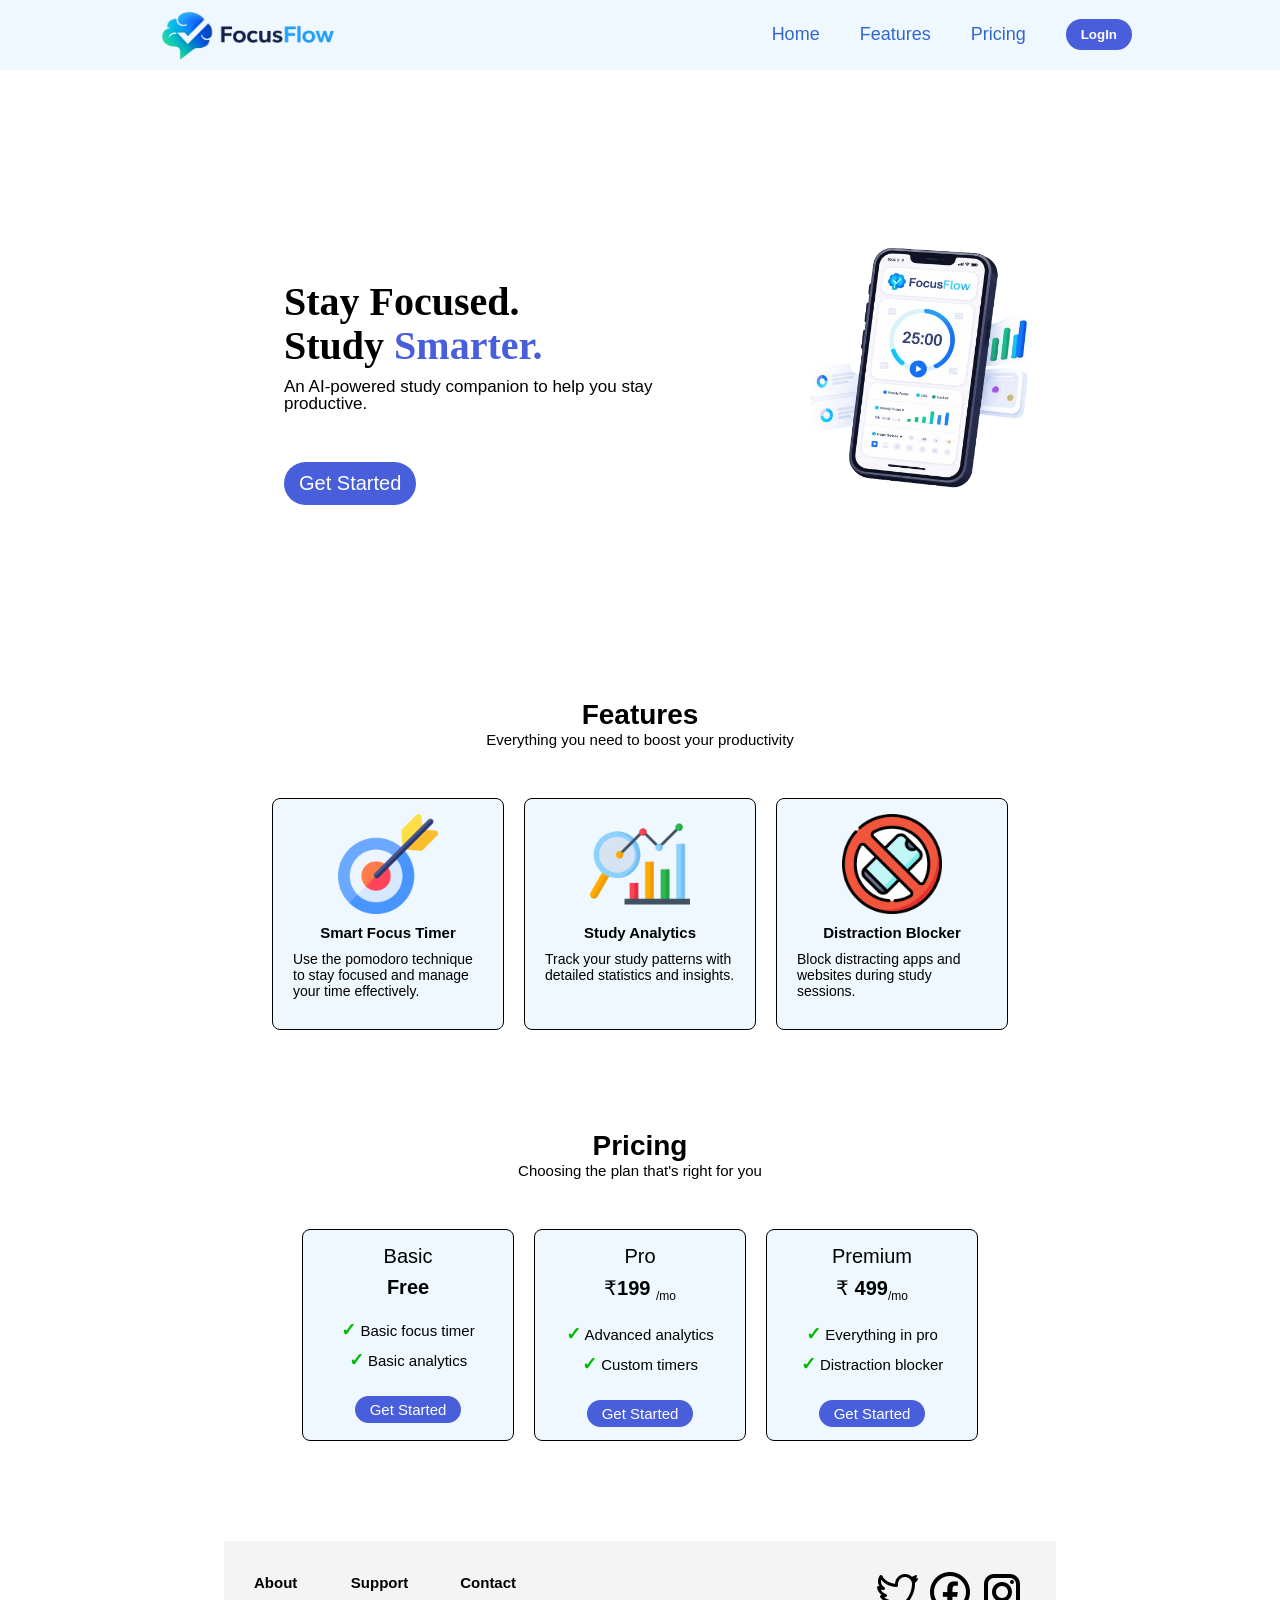
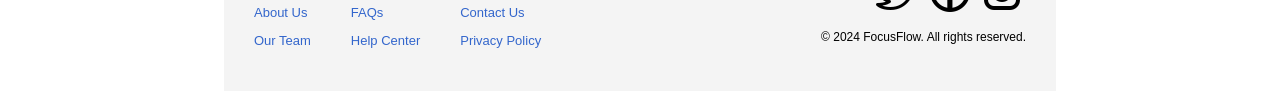
<file: CSS/project1/index.html>
<!doctype html>
<html lang="en">
  <head>
    <meta charset="UTF-8" />
    <meta name="viewport" content="width=device-width, initial-scale=1.0" />
    <title>CSS project</title>
    <link rel="stylesheet" href="./style.css" />
  </head>
  <body>
    <div id="main">
      <div id="home">
        <div class="head-container">
          <header class="header">
            <div class="head">
              <img
                class="logo"
                src="./assets/CSS_Project_Logo-final.png"
                alt="FocusFlow Logo"
              />
              <nav class="nav">
                <ul class="navbar">
                  <li class="navlinks"><a href="#home">Home</a></li>
                  <li class="navlinks"><a href="#features">Features</a></li>
                  <li class="navlinks"><a href="#pricing">Pricing</a></li>
                  <button class="button">LogIn</button>
                </ul>
              </nav>
            </div>
          </header>
        </div>
        <main class="hero">
          <div class="hero-page">
            <div class="herobox">
              <span class="hero-heading"> Stay Focused. </span>
              <br />
              <span class="hero-heading"> Study </span>
              <span class="hero-heading blue"> Smarter. </span>
              <p class="hero-desc">
                An AI-powered study companion to help you stay productive.
              </p>
              <div class="button-holder">
                <button class="btn">Get Started</button>
              </div>
            </div>
            <div class="bg-img">
              <img
                src="./assets/ChatGPT_Image_Mar_26__2026__03_53_04_PM-removebg-preview.png"
                alt="an image showing the app interface"
                class="hero-img"
              />
            </div>
          </div>
        </main>
      </div>
      <div id="features">
        <header class="ft-header">
          <span class="ft-heading"> Features </span>
          <span class="ft-desc"
            >Everything you need to boost your productivity</span
          >
        </header>
        <main>
          <div class="ft-page">
            <div class="ft-card">
              <img
                src="./assets/target.png"
                alt="Focus Goal Icon"
                class="ft-card-logo"
              />
              <span class="ft-card-heading"> Smart Focus Timer </span>
              <p class="ft-card-desc">
                Use the pomodoro technique to stay focused and manage your time
                effectively.
              </p>
            </div>
            <div class="ft-card">
              <img
                src="./assets/analytics.png"
                alt="Analytics Icon"
                class="ft-card-logo"
              />
              <span class="ft-card-heading"> Study Analytics </span>
              <p class="ft-card-desc">
                Track your study patterns with detailed statistics and insights.
              </p>
            </div>
            <div class="ft-card">
              <img
                src="./assets/avoid-distraction.png"
                alt="Block distraction logo"
                class="ft-card-logo"
              />
              <span class="ft-card-heading"> Distraction Blocker </span>
              <p class="ft-card-desc">
                Block distracting apps and websites during study sessions.
              </p>
            </div>
          </div>
        </main>
      </div>

      <div id="pricing">
        <header class="pr-header">
          <span class="pr-heading"> Pricing </span>
          <span class="pr-desc">Choosing the plan that's right for you</span>
        </header>
        <main>
          <div class="pr-page">
            <div class="pr-card">
              <span class="pr-card-heading"> Basic </span>
              <span class="pr-rate">Free</span>
              <p class="pr-card-desc">
                <span class="green">✓</span> Basic focus timer
              </p>
              <p class="pr-card-desc pr-card-desc-span">
                <span class="green">✓</span> Basic analytics
              </p>
              <button class="pr-btn">Get Started</button>
            </div>
            <div class="pr-card">
              <span class="pr-card-heading"> Pro </span>
              <span class="pr-rate"
                ><span class="rp-sym">₹</span>199
                <sub class="pr-sub">/mo</sub></span
              >
              <p class="pr-card-desc">
                <span class="green">✓</span> Advanced analytics
              </p>
              <p class="pr-card-desc pr-card-desc-span">
                <span class="green">✓</span> Custom timers
              </p>
              <button class="pr-btn">Get Started</button>
            </div>
            <div class="pr-card">
              <span class="pr-card-heading"> Premium </span>
              <span class="pr-rate">
                <span class="rp-sym">₹</span>
                499<sub class="pr-sub">/mo</sub></span
              >
              <p class="pr-card-desc">
                <span class="green">✓</span> Everything in pro
              </p>
              <p class="pr-card-desc pr-card-desc-span">
                <span class="green">✓</span> Distraction blocker
              </p>
              <button class="pr-btn">Get Started</button>
            </div>
          </div>
        </main>
      </div>
      <footer class="footer">
        <div class="foot-nav">
          <ul class="foot-ul">
            <li class="foot-links foot-links-hd">About</li>
            <li class="foot-links"><a href="#">About Us</a></li>
            <li class="foot-links"><a href="#">Our Team</a></li>
          </ul>
          <ul class="foot-ul">
            <li class="foot-links foot-links-hd">Support</li>
            <li class="foot-links"><a href="#">FAQs</a></li>
            <li class="foot-links"><a href="#">Help Center</a></li>
          </ul>
          <ul class="foot-ul">
            <li class="foot-links foot-links-hd">Contact</li>
            <li class="foot-links"><a href="#">Contact Us</a></li>
            <li class="foot-links"><a href="#">Privacy Policy</a></li>
          </ul>
        </div>
        <div class="foot-soc-handles">
          <div class="foot-logos">
            <button class="foot-btn">
              <img
                src="./assets/icons8-twitter-bird-48.png"
                alt="twitter logo"
                class="foot-logo"
              />
            </button>
            <button class="foot-btn">
              <img
                src="./assets/icons8-facebook-logo-48.png"
                alt="facebook logo"
                class="foot-logo"
              />
            </button>
            <button class="foot-btn">
              <img
                src="./assets/icons8-instagram-logo-48.png"
                alt="instagram logo"
                class="foot-logo"
              />
            </button>
          </div>

          <div class="foot-cc">
            <p class="foot-cc-desc">© 2024 FocusFlow. All rights reserved.</p>
          </div>
        </div>
      </footer>
    </div>
  </body>
</html>
</file>
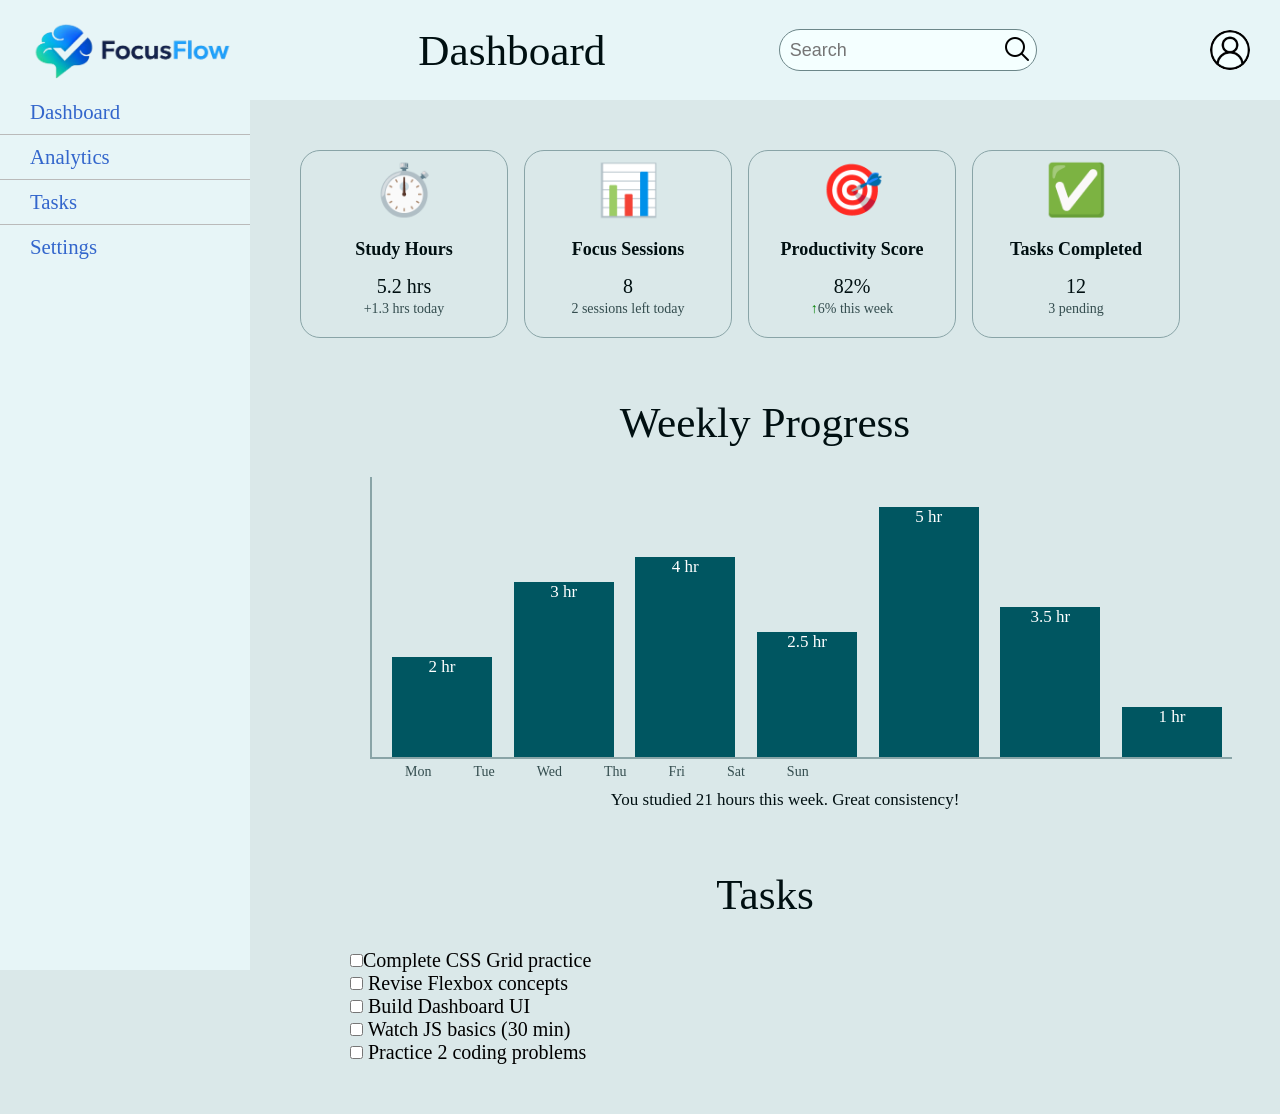
<file: CSS/project2/index.html>
<!doctype html>
<html lang="en">
  <head>
    <meta charset="UTF-8" />
    <meta name="viewport" content="width=device-width, initial-scale=1.0" />
    <title>Dashboard</title>
    <link rel="stylesheet" href="./style.css" />
  </head>
  <body>
    <header class="header">
      <img
        class="menu-logo"
        src="./assets/CSS_Project_Logo-final.png"
        alt="FocusFlow Logo"
      />
      <span class="heading">Dashboard</span>
      <span class="search">
        <input type="text" placeholder="Search" class="search-bar" />
        <button class="search-btn" aria-label="search-button">
          <img
            src="./assets/icons8-search-30.png"
            alt="search logo"
            class="search-logo"
          />
        </button>
      </span>
      <button class="pfp-btn" aria-label="profile-button">
        <img src="./assets/user.png" alt="Profile  Logo" class="pf-logo" />
      </button>
    </header>
    <main class="hero" id="hero">
      <button class="menu-btn" aria-label="menu-button">☰</button>
      <div class="hero-page">
        <aside class="menu">
          <nav class="navbar">
            <ul class="menu-ul">
              <li class="menu-items">
                <a href="#hero" class="menu-link">Dashboard</a>
              </li>
              <li class="menu-items">
                <a href="#analytics" class="menu-link">Analytics</a>
              </li>
              <li class="menu-items">
                <a href="#tasks" class="menu-link">Tasks</a>
              </li>
              <li class="menu-items menu-items-sp">
                <a href="#settings" class="menu-link">Settings</a>
              </li>
            </ul>
          </nav>
        </aside>

        <div class="cards-container">
          <div class="cards">
            <span class="icon">⏱️</span>
            <span class="card-heading">Study Hours</span>
            <span class="card-val">5.2 hrs</span>
            <p class="card-desc">+1.3 hrs today</p>
          </div>
          <div class="cards">
            <span class="icon">📊</span>
            <span class="card-heading">Focus Sessions</span>
            <span class="card-val">8</span>
            <p class="card-desc">2 sessions left today</p>
          </div>
          <div class="cards">
            <span class="icon">🎯</span>
            <span class="card-heading">Productivity Score</span>
            <span class="card-val">82%</span>
            <p class="card-desc"><span class="green">↑</span>6% this week</p>
          </div>
          <div class="cards">
            <span class="icon">✅</span>
            <span class="card-heading">Tasks Completed</span>
            <span class="card-val">12</span>
            <p class="card-desc">3 pending</p>
          </div>
        </div>
      </div>
      <section id="analytics">
        <div class="progress-heading">Weekly Progress</div>
        <div class="progress">
          <div class="bar-graph mon">2 hr</div>
          <div class="bar-graph tue">3 hr</div>
          <div class="bar-graph wed">4 hr</div>
          <div class="bar-graph thu">2.5 hr</div>
          <div class="bar-graph fri">5 hr</div>
          <div class="bar-graph sat">3.5 hr</div>
          <div class="bar-graph sun">1 hr</div>
        </div>
        <div class="progress-desc">
          <span class="bar-desk">Mon</span>
          <span class="bar-desk">Tue</span>
          <span class="bar-desk">Wed</span>
          <span class="bar-desk">Thu</span>
          <span class="bar-desk">Fri</span>
          <span class="bar-desk">Sat</span>
          <span class="bar-desk">Sun</span>
        </div>
        <div class="progress-summary">
          You studied 21 hours this week. Great consistency!
        </div>
      </section>
      <section id="tasks">
        <div class="task-heading">Tasks</div>
        <div class="checklists">
          <ul class="tasks">
            <li class="checkboxes">
              <label><input type="checkbox" /></label>Complete CSS Grid practice
            </li>
            <li class="checkboxes">
              <label><input type="checkbox" /></label> Revise Flexbox concepts
            </li>
            <li class="checkboxes">
              <label><input type="checkbox" /></label> Build Dashboard UI
            </li>
            <li class="checkboxes">
              <label><input type="checkbox" /></label> Watch JS basics (30 min)
            </li>
            <li class="checkboxes">
              <label><input type="checkbox" /></label> Practice 2 coding
              problems
            </li>
          </ul>
        </div>
      </section>
    </main>

    <script>
      const menu_btn = document.querySelector(".menu-btn");
      const menu = document.querySelector(".menu");
      menu_btn.addEventListener("click", () => {
        menu.classList.toggle("active");
        menu_btn.classList.toggle("hidden");
        menu_btn.innerHTML = menu_btn.innerHTML == "☰" ? "✖" : "☰";
      });

      const body = document.querySelector("body");
      const pfp_btn = document.querySelector(".pfp-btn");
      pfp_btn.addEventListener("click", (e) => {
        body.classList.toggle("light");
      });
    </script>
  </body>
</html>
</file>
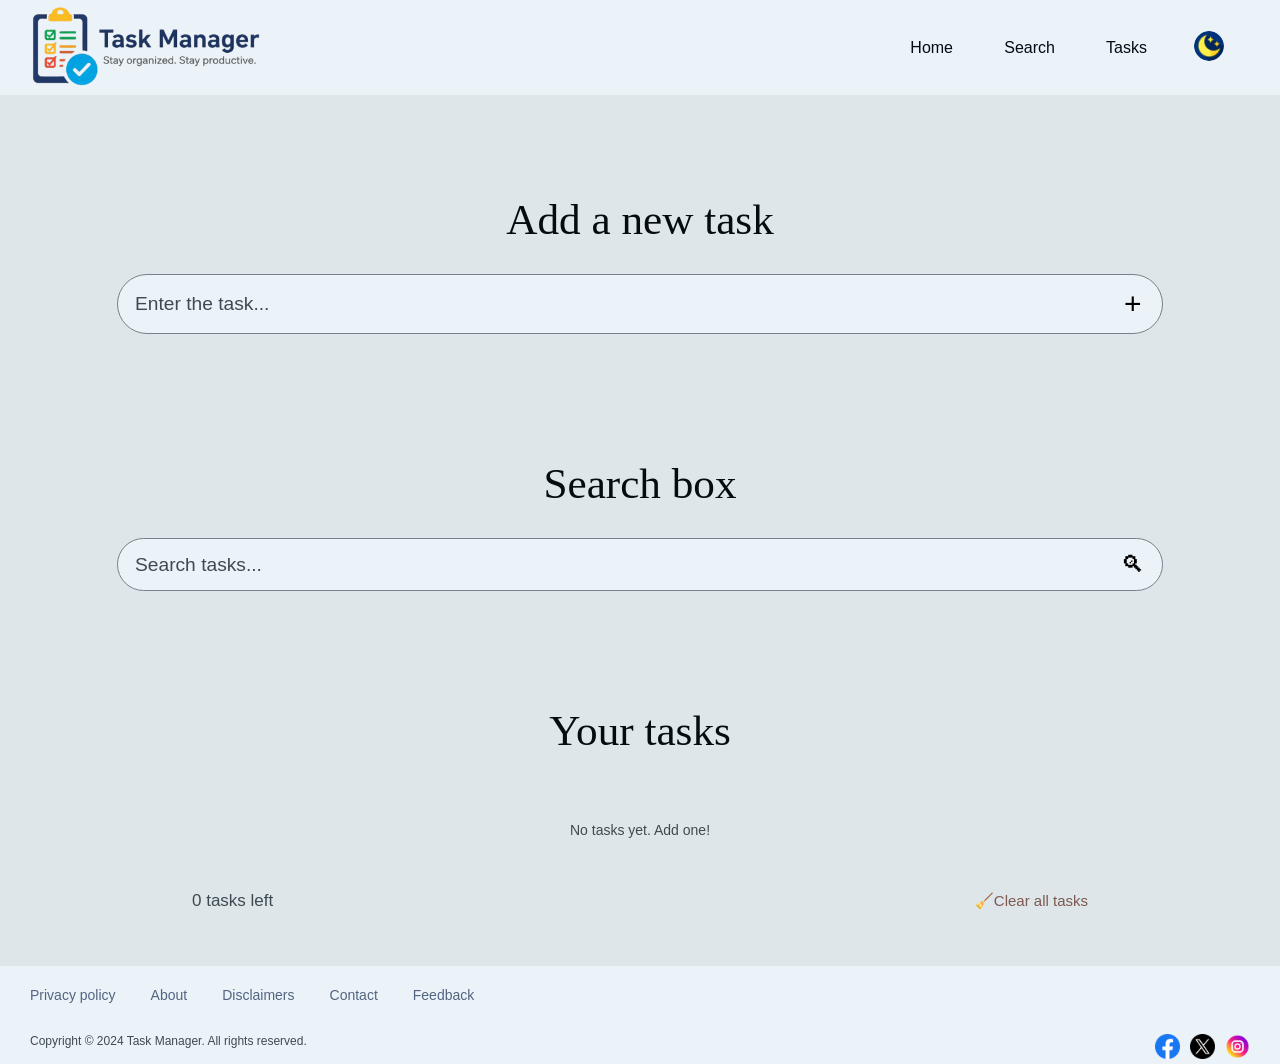
<file: JS/project 1/index.html>
<!doctype html>
<html lang="en">
  <head>
    <meta charset="UTF-8" />
    <meta name="viewport" content="width=device-width, initial-scale=1.0" />
    <title>Task Manager</title>
    <link rel="stylesheet" href="./style.css" />
  </head>
  <body id="Home">
    <header class="header">
      <img src="./assets/Logo.png" alt="logo" class="logo" />
      <div class="nav-container">
        <nav class="nav">
          <ul class="ul">
            <li class="nav-links"><a href="#Home">Home</a></li>
            <li class="nav-links"><a href="#Search">Search</a></li>
            <li class="nav-links"><a href="#Tasks">Tasks</a></li>
          </ul>
        </nav>
        <button class="drmd-btn">
          <img
            src="./assets/night-mode (1).png"
            alt="night-mode-icon"
            class="drmd-img"
          />
        </button>
      </div>
    </header>

    <main>
      <section class="add-section">
        <div class="heading">Add a new task</div>
        <span class="inputbox">
          <input type="text" class="addTsk" placeholder="Enter the task..." />
          <button class="add-btn">+</button>
        </span>
        <div class="recently-added-container"></div>
      </section>

      <section class="search-section" id="Search">
        <div class="heading">Search box</div>
        <span class="inputbox">
          <input
            type="text"
            class="addTsk searchTsk"
            placeholder="Search tasks..."
          />
          <button class="srch-btn">🔍︎</button>
        </span>
        <div class="searched"></div>
      </section>

      <section class="tasks" id="Tasks">
        <div class="heading">Your tasks</div>
        <ul class="task-list"></ul>
        <div class="task-foot">
          <span class="tasks-counter"></span>
          <span class="clearAll">
            <button class="clear-btn">
              <strong>🧹</strong>Clear all tasks
            </button>
          </span>
        </div>
      </section>
    </main>

    <footer class="footer">
      <ul class="foot-list">
        <li class="foot-links">
          <a href="https://www.privacypolicies.com">Privacy policy</a>
        </li>
        <li class="foot-links"><a href="https://www.aboutus.com">About</a></li>
        <li class="foot-links">
          <a href="https://www.disclaimers.com">Disclaimers</a>
        </li>
        <li class="foot-links">
          <a href="https://www.contactus.com">Contact</a>
        </li>
        <li class="foot-links">
          <a href="https://www.feedback.com">Feedback</a>
        </li>
      </ul>

      <div class="cc">
        <p class="foot-desc">
          Copyright &copy; 2024 Task Manager. All rights reserved.
        </p>
        <ul class="foot-ul">
          <li class="foot-li">
            <a href="https://facebook.com" target="_blank"
              ><img src="./assets/facebook.png" alt="Facebook"
            /></a>
          </li>
          <li class="foot-li">
            <a href="https://twitter.com" target="_blank">
              <img src="./assets/twitter.png" alt="Twitter"
            /></a>
          </li>
          <li class="foot-li">
            <a href="https://instagram.com" target="_blank">
              <img src="./assets/instagram.png" alt="Instagram"
            /></a>
          </li>
        </ul>
      </div>
    </footer>

    <script src="./script.JS"></script>
  </body>
</html>
</file>
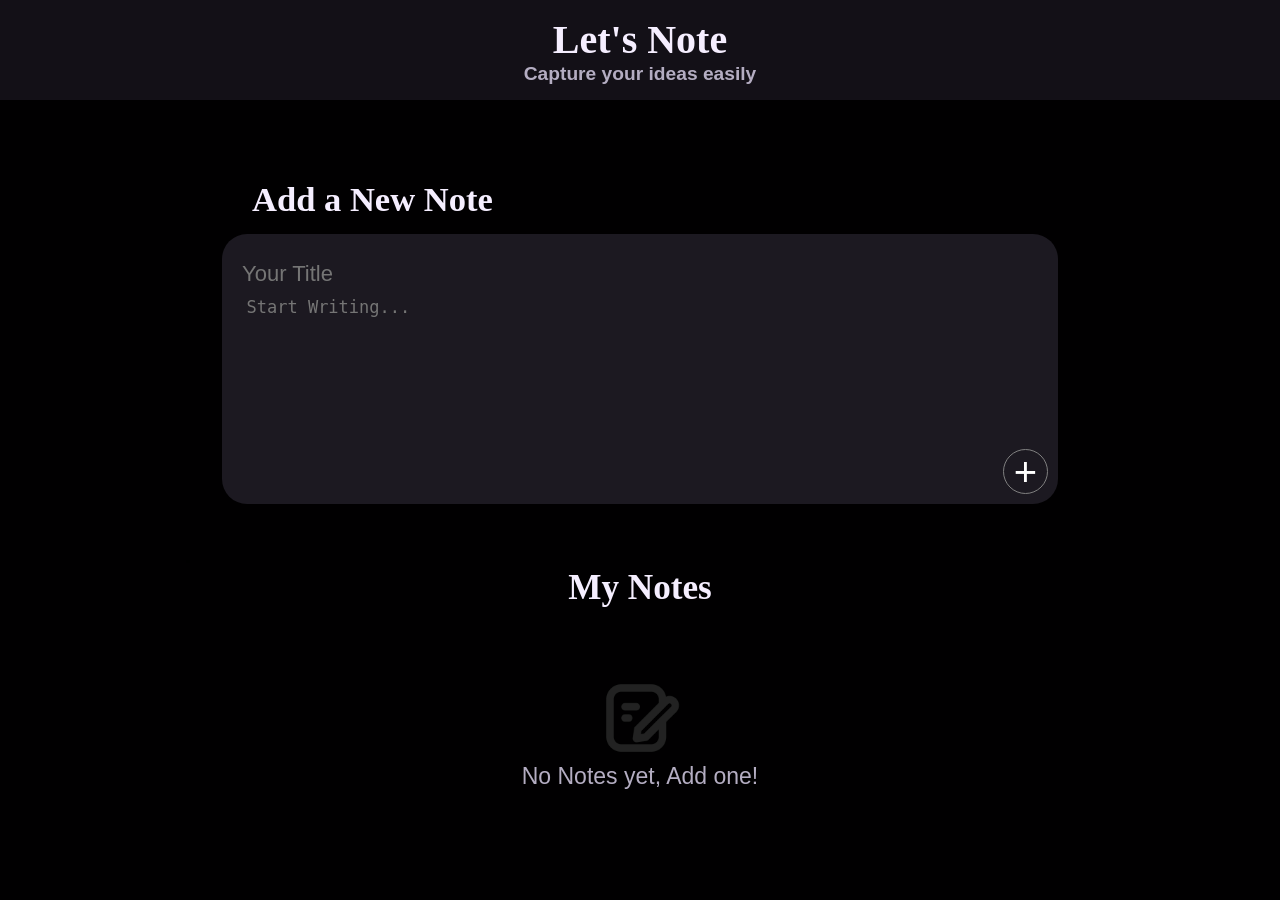
<file: JS/project 2/index.html>
<!doctype html>
<html lang="en">
  <head>
    <meta charset="UTF-8">
    <meta name="viewport" content="width=device-width, initial-scale=1.0" >
    <title>MyNotes</title>
    <link rel="stylesheet" href="./style.css" >
  </head>
  <body>
    <div class="main">
      <header class="header">
        <h1 class="heading">Let's Note</h1>
        <h4 class="subheading">Capture your ideas easily</h4>
      </header>
      <section class="addNote">
        <h2 class="addHeading">Add a New Note</h2>
        <div class="textboxCon">
          <input type="text" class="headingText" placeholder="Your Title">
          <textarea name="addNewNote" id="addNewNote" title="Write your Note" class="newNote" placeholder="Start Writing..."></textarea>
          <label for="addNewNote"></label>
          <button class="addBtn" title="add note" aria-label="add note">+</button>
        </div>
      </section>
      <section class="notesSection">̥
        <h2 class="notesConHeading">My Notes</h2>
        <div class="notesContainer"></div>
      </section>
    </div>
    <script src="./script.js"></script>
  </body>
</html>
</file>
<file: CSS/project1/style.css>
* {
  margin: 0;
  padding: 0;
}
html {
  scroll-behavior: smooth;
}
body {
  padding-top: 70px;
  margin: 0;
  width: 100%;
  transition: width 0.3s ease-in-out;
  font-family: sans-serif;
}
#main {
  padding: 0 20px;
}
.head-container {
  width: 100%;
  background-color: aliceblue;
  position: fixed;
  top: 0;
  left: 0;
  right: 0;
}
.header {
  height: 70px;
}

.head {
  padding-left: 20px;
  padding-right: 20px;
  display: flex;
  justify-content: space-between;
  align-items: center;
}
.logo {
  width: 200px;
}

.navbar {
  list-style: none;
  display: flex;
  align-items: center;
  gap: 40px;
}
.navlinks a {
  text-decoration: none;
  color: #36c;
  font-size: 18px;
}
.navlinks a:hover {
  color: rgb(4, 0, 131);
  text-decoration: underline;
}

.button {
  padding-top: 8px;
  padding-bottom: 8px;
  background-color: rgb(72, 94, 218);
  color: white;
  font-weight: bold;
  cursor: pointer;
  border: none;
  border-radius: 50px;
  padding-left: 15px;
  padding-right: 15px;
  transition:
    transform 0.2s,
    background-color 0.5s ease;
}
.button:hover {
  transform: scale(1.1);
  background-color: rgb(4, 0, 131);
  color: aliceblue;
}
.hero {
  padding-top: 50px !important;
}
.herobox {
  margin-left: 40px;
  margin-top: 80px;
  width: 50%;
  padding-top: 30px;
}
.hero-heading {
  font-family: Cambria, Cochin, Georgia, Times, "Times New Roman", serif;
  font-size: 40px;
  font-weight: bold;
  line-height: 1.1;
}
.blue {
  color: rgb(72, 94, 218);
}
.hero-desc {
  font-size: 17px;
  line-height: 1;
  margin-top: 10px;
}
.btn {
  padding-top: 10px;
  padding-bottom: 10px;
  background-color: rgb(72, 94, 218);
  color: white;
  font-size: 20px;
  cursor: pointer;
  border: none;
  border-radius: 50px;
  padding-left: 15px;
  padding-right: 15px;
  margin-top: 50px;
  transition:
    transform 0.2s,
    background-color 0.5s ease;
}
.btn:hover {
  background-color: rgb(4, 0, 131);
  color: aliceblue;
  transform: scale(1.1);
}
.hero-img {
  width: 230px;
  margin-top: 30px;
}
.hero-page {
  width: 100%;
  display: flex;
  justify-content: space-between;
  background: url(https://png.pngtree.com/png-vector/20250802/ourlarge/pngtree-blue-tech-curved-wave-line-effect-element-png-image_16968834.webp);
  background-repeat: no-repeat;
  background-position: bottom left;
  background-size: 100% 70%;
  padding-bottom: 50px;
}
#features {
  margin-top: 100px;
}
.ft-header {
  margin-top: 20px;
  width: 100%;
  display: flex;
  flex-direction: column;
  align-items: center;
}
.ft-heading {
  font-size: 28px;

  font-weight: 600;
}
.ft-desc {
  font-size: 15px;
}
.ft-page {
  width: 100%;
  display: flex;
  justify-content: center;
  gap: 20px;
  margin-top: 50px;
}

.ft-card {
  padding: 15px;
  border: 1px solid black;
  border-radius: 8px;
  display: flex;
  flex-direction: column;
  align-items: center;
  width: 200px;
  height: 200px;
  background-color: aliceblue;
  text-align: left;
  transition:
    transform 0.2s,
    background-color 0.3s ease;
}
.ft-card:hover {
  background-color: rgb(4, 0, 131);
  color: aliceblue;
  border: 2px solid black;
  transform: scale(1.1);
}
.ft-card-logo {
  width: 100px;
  margin-bottom: 10px;
}
.ft-card-heading {
  font-size: 15px;
  font-weight: 600;
  margin-bottom: 10px;
}
.ft-card-desc {
  font-size: 14px;
  margin-left: 5px;
  margin-right: 5px;
}

.pr-header {
  margin-top: 100px;
  width: 100%;
  display: flex;
  flex-direction: column;
  align-items: center;
}
.pr-heading {
  font-size: 28px;

  font-weight: 600;
}
.pr-desc {
  font-size: 15px;
}
.pr-page {
  width: 100%;
  display: flex;
  justify-content: center;
  gap: 20px;
  margin-top: 50px;
  margin-bottom: 40px;
}
.pr-card {
  padding: 15px;
  border: 1px solid black;
  border-radius: 8px;
  display: flex;
  flex-direction: column;
  align-items: center;
  width: 180px;
  height: 180px;
  background-color: aliceblue;
  text-align: left;
  transition:
    transform 0.2s,
    background-color 0.3s ease;
}
.pr-card:hover {
  background-color: rgb(4, 0, 131);
  color: aliceblue;
  border: 2px solid black;
  transform: scale(1.1);
}
.pr-card-heading {
  font-size: 20px;
}
.pr-rate {
  font-size: 20px;
  font-weight: 600;
  margin-top: 8px;
}
.rp-sym {
  font-weight: normal;
}
.pr-sub {
  font-size: 12px;
  font-weight: normal;
}
.pr-card-desc {
  margin-top: 20px;
  font-size: 15px;
}
.green {
  color: rgb(1, 186, 1);
  font-size: 18px;
  font-weight: 600;
}
.pr-card-desc-span {
  margin-top: 8px;
}
.pr-btn {
  padding: 5px;
  background-color: rgb(72, 94, 218);
  color: white;
  font-size: 15px;
  cursor: pointer;
  border: none;
  border-radius: 50px;
  padding-left: 15px;
  padding-right: 15px;
  margin-top: 25px;
}
.pr-btn:hover {
  background-color: aliceblue;
  color: rgb(4, 0, 131);
}
.footer {
  margin-top: 100px;
  background-color: #f4f4f4;
  display: flex;
  justify-content: space-between;
  width: calc(100% + 40px);
  margin-left: -20px;
}
.foot-btn {
  width: 48px;
  height: 48px;
  border-radius: 50%;
  border: none;
  background-color: #ffffff00;
  cursor: pointer;
  transition: transform 0.2s;
}
.foot-btn:hover {
  transform: scale(1.2);
}
.foot-nav {
  display: flex;
  width: 60%;
  height: 100px;
  gap: 40px;
  font-size: 13px;
  padding: 30px;
  padding-top: 20px;
}
.foot-ul {
  list-style: none;
  display: flex;
  flex-direction: column;
  justify-content: space-evenly;
}
.foot-links a {
  text-decoration: none;
  color: #36c;
}
.foot-links a:hover {
  color: rgb(4, 0, 131);
  text-decoration: underline;
}
.foot-links-hd {
  font-size: 15px;
  font-weight: 600;
}
.foot-cc {
  font-size: 12px;
}
.foot-soc-handles {
  width: 40%;
  padding: 30px;
  padding-top: 10px;
  display: flex;
  flex-direction: column;
  align-items: end;
  justify-content: center;
  gap: 10px;
}

@media screen and (min-width: 900px) {
  body {
    width: 65%;
    margin-left: auto;
    margin-right: auto;
  }
  .hero-page {
    margin-top: 50px;
  }
  .header {
    width: 80%;
    margin-left: auto;
    margin-right: auto;
  }
  .head-container {
    width: 100%;
  }
}

@media screen and (max-width: 650px) {
  body {
    padding-top: 0px;
    margin-top: 0px;
  }
  #features {
    margin-top: 35px;
  }
  .herobox {
    padding-top: 5px;
  }
  .header {
    width: 100%;
    height: 99%;
    margin-bottom: 0px;
    padding-bottom: 0px;
  }
  .hero-page {
    background-size: 100% 70%;
  }
  .logo {
    width: 120px;
  }
  .navlinks a {
    font-size: 12px;
  }
  .button {
    font-size: 12px;
    padding: 8px;
    gap: 0px;
  }
  .navbar {
    gap: 20px;
  }
  .hero-heading {
    font-size: 20px;
  }
  .hero-desc {
    font-size: 12px;
  }
  .btn {
    margin-top: 25px;
    font-size: 12px;
    padding: 7px;
  }
  .hero-img {
    width: 150px;
  }
  .ft-page {
    flex-direction: column;
    align-items: center;
  }
  .pr-page {
    flex-direction: column;
    align-items: center;
  }
  .footer {
    flex-direction: column;
    gap: 0;
  }
  .foot-soc-handles {
    padding: 0;
    padding-left: 25px;
    margin: 0;
    align-items: start;

    gap: 10px;
  }
  .foot-nav {
    padding-top: 10px;
    padding-bottom: 0;
  }
  .foot-cc {
    padding-top: 0px;
    padding-bottom: 15px;
  }
}
</file>
<file: CSS/project2/style.css>
:root {
  --bg-dark: oklch(0.92 0.015 205);
  --bg: oklch(0.96 0.015 205);
  --bg-light: oklch(1 0.015 205);
  --text: oklch(0.15 0.03 205);
  --text-muted: oklch(0.4 0.03 205);
  --highlight: oklch(1 0.03 205);
  --border: oklch(0.6 0.03 205);
  --border-muted: oklch(0.7 0.03 205);
  --primary: oklch(0.4 0.1 205);
  --secondary: oklch(0.4 0.1 25);
  --danger: oklch(0.5 0.05 30);
  --warning: oklch(0.5 0.05 100);
  --success: oklch(0.5 0.05 160);
  --info: oklch(0.5 0.05 260);
}
body.light {
  --bg-dark: oklch(0.1 0.1 264);
  --bg: oklch(0.15 0.1 264);
  --bg-light: oklch(0.2 0.1 264);
  --text: oklch(0.96 0.1 264);
  --text-muted: oklch(0.76 0.1 264);
  --highlight: oklch(0.5 0.2 264);
  --border: oklch(0.4 0.2 264);
  --border-muted: oklch(0.3 0.2 264);
  --primary: oklch(0.76 0.2 264);
  --secondary: oklch(0.76 0.2 84);
  --danger: oklch(0.7 0.2 30);
  --warning: oklch(0.7 0.2 100);
  --success: oklch(0.7 0.2 160);
  --info: oklch(0.7 0.2 260);
}
* {
  margin: 0;
  padding: 0;
}
html {
  scroll-behavior: smooth;
}
body {
  background-color: var(--bg-dark);
}
.header {
  background-color: var(--bg);
  height: 11vw;
  max-height: 100px;
  display: flex;
  align-items: center;
  justify-content: space-between;
  position: sticky;
  top: 0;
  z-index: 1000;
}
.menu-logo {
  width: 25%;
  max-width: 225px;
  margin-left: 20px;
}
.heading {
  color: var(--text);
  font-size: clamp(1rem, 1.5vw + 1.5rem, 4rem);
  font-family: Cambria, Cochin, Georgia, Times, "Times New Roman", serif;
}

.search {
  display: flex;
  align-items: center;
  justify-content: space-between;
  border-radius: 50px;
}
.search-bar {
  height: 40px;
  width: 100px;
  border-radius: 50px;
  border: none;
  background-color: transparent;
  font-size: 18px;
  padding-left: 10px;
  transition: transform 0.3s;
  display: none;
}

.search:hover {
  transform: scale(1.1);
}
.search-btn {
  width: 40px;
  height: 40px;
  border-radius: 50px;
  border: none;
  background-color: transparent;
  cursor: pointer;
}
.pfp-btn {
  width: 40px;
  height: 40px;
  margin-right: 30px;
  border: none;
  border-radius: 50px;
  cursor: pointer;
}
.pfp-btn:hover {
  transform: scale(1.1);
}
.pf-logo {
  width: 40px;
  height: 40px;
  background-color: var(--bg-light);
  border-radius: 50%;
  background-color: var(--bg-light);
}
.menu-btn {
  margin-top: 10px;
  margin-left: 20px;
  padding: 5px;
  width: 35px;
  height: 30px;
  font-weight: 600;
  font-size: 25px;
  padding-bottom: 30px;
  text-align: center;
  border: none;
  background-color: transparent;
  cursor: pointer;
  position: absolute;
  color: var(--text-muted);
}
.menu-btn.hidden {
  transform: translateX(130px);
  color: var(--text-muted);
  font-weight: 100;
  font-size: 18px;
  margin-top: 10px;
  z-index: 10000;
  position: fixed;
}
.menu.active {
  width: 200px;
  transition: width 0.5s ease-in;
  background-color: var(--bg);
  color: white;
  position: fixed;
  top: 70px;
  height: 100vh;
  left: 0;
  overflow: hidden;
  display: block;

}
.green {
  color: green;
  font-weight: bold;
}
.menu {
  width: 0;
  display: none;
  height: 100vh;
  position: fixed;
  top: 70px;
  left: 0;
}
.menu-ul {
  margin-top: 50px;
}
.menu-items {
  list-style: none;
  border-bottom: 1px solid rgb(186, 186, 186);
  padding: 10px;
  padding-left: 20px;
}
.menu-link {
  text-decoration: none;
  color: #36c;
  font-size: 1.3rem;
  margin-left: 10px;
}
.menu-link:hover {
  color: rgb(4, 0, 131);
  font-size: 1.4rem;
}
.menu-items-sp {
  border-bottom: none;
}
.hero-page {
  display: flex;
  gap: 0px;
}
.cards-container {
  overflow: auto;
  margin-left: 230px;
  margin-top: 50px;
  flex: 1;
  display: grid;
  grid-template-columns: repeat(auto-fit, minmax(200px, 1fr));
  gap: 1em;
  margin-right: 100px;
}
.cards {
  max-width: 250px;
  display: flex;
  flex-direction: column;
  align-items: center;
  border: 1px solid var(--border-muted);
  border-radius: 20px;
  height: auto;
  max-height: fit-content;
}
.icon {
  font-size: 50px;
  padding: 10px;
}
.card-heading {
  font-size: 18px;
  font-weight: 600;
  color: var(--text);
  margin-top: 10px;
  margin-bottom: 15px;
}
.card-val {
  font-size: 20px;
  color: var(--text);
}
.card-desc {
  font-size: 14px;
  color: var(--text-muted);
  margin-bottom: 20px;
  margin-top: 3px;
}
#analytics {
  margin-left: 100px;
  margin-right: 100px;
  margin-top: 60px;
  margin-bottom: 50px;
}
.progress-heading {
  color: var(--text);
  font-size: clamp(1rem, 1.5vw + 1.5rem, 4rem);
  font-family: Cambria, Cochin, Georgia, Times, "Times New Roman", serif;
  text-align: center;
  margin-bottom: 30px;
}
.progress {
  display: flex;
  align-items: flex-end;
  width: 100%;
  margin-left: 20px;
  justify-content: space-between;
  gap: 20px;
  border: 2px solid var(--border-muted);
  border-top: none;
  border-right: none;
  padding-left: 20px;
  padding-right: 10px;
  padding-top: 30px;
}
.bar-graph {
  width: 100px;
  background-color: var(--primary);
}
.mon {
  height: 100px;
  text-align: center;
  color: white;
  font-size: 17px;
}
.tue {
  height: 175px;
  text-align: center;
  color: white;
  font-size: 17px;
}
.wed {
  height: 200px;
  text-align: center;
  color: white;
  font-size: 17px;
}
.thu {
  height: 125px;
  text-align: center;
  color: white;
  font-size: 17px;
}
.fri {
  height: 250px;
  text-align: center;
  color: white;
  font-size: 17px;
}
.sat {
  height: 150px;
  text-align: center;
  color: white;
  font-size: 17px;
}
.sun {
  height: 50px;
  text-align: center;
  color: white;
  font-size: 17px;
}
.progress-desc {
  font-size: 14px;
  color: var(--text-muted);
  margin-top: 5px;
  margin-left: 50px;
  padding-left: 5px;
  padding-right: 5px;
  display: flex;
  align-items: center;
  gap: 42px;
}
.progress-summary {
  font-size: 17px;
  color: var(--text);
  text-align: center;
  margin-top: 10px;
  margin-left: 40px;
}
.task-heading {
  color: var(--text);
  font-size: clamp(1rem, 1.5vw + 1.5rem, 4rem);
  font-family: Cambria, Cochin, Georgia, Times, "Times New Roman", serif;
  text-align: center;
  margin-bottom: 30px;
}
#tasks {
  margin-left: 120px;
  margin-right: 100px;
  margin-top: 60px;
  margin-bottom: 50px;
}
.tasks {
  list-style: none;
  font-size: 20px;
}
@media screen and (min-width: 750px) {
  .search {
    border: 1px solid var(--border);
    background-color: var(--bg-light);
    width: 20vw;
  }
  .search-bar {
    display: block;
    width: 90%;
  }
  .menu {
    width: 250px;
    transition: width 0.5s ease-in;
    background-color: var(--bg);
    color: white;
    height: 100vh;
    overflow: hidden;
    display: block;
  }
  .menu-btn {
    display: none;
  }
  .menu-ul {
    margin-top: 20px;
  }
  .cards-container {
    margin-left: 300px;
  }
  #analytics {
    margin-left: 350px;
  }
  #tasks {
    margin-left: 350px;
  }
}
</file>
<file: JS/project 1/style.css>
:root {
  --bg-dark: oklch(0.92 0.01 236);
  --bg: oklch(0.96 0.01 236);
  --bg-light: oklch(1 0.01 236);
  --text: oklch(0.15 0.02 236);
  --text-muted: oklch(0.4 0.02 236);
  --highlight: oklch(1 0.02 236);
  --border: oklch(0.6 0.02 236);
  --border-muted: oklch(0.7 0.02 236);
  --primary: oklch(0.4 0.1 236);
  --secondary: oklch(0.4 0.1 56);
  --danger: oklch(0.5 0.05 30);
  --warning: oklch(0.5 0.05 100);
  --success: oklch(0.5 0.05 160);
  --info: oklch(0.5 0.05 260);
  --button: oklch(0% 0 0);
}
body.dark {
  --bg-dark: oklch(0.1 0.01 236);
  --bg: oklch(0.2 0.01 236);
  --bg-light: oklch(0.25 0.01 236);
  --text: oklch(0.96 0.02 236);
  --text-muted: oklch(0.76 0.02 236);
  --highlight: oklch(0.5 0.02 236);
  --border: oklch(0.4 0.02 236);
  --border-muted: oklch(0.3 0.02 236);
  --primary: oklch(0.76 0.1 236);
  --secondary: oklch(0.76 0.1 56);
  --danger: oklch(0.7 0.05 30);
  --warning: oklch(0.7 0.05 100);
  --success: oklch(0.7 0.05 160);
  --info: oklch(0.7 0.05 260);
  --button: oklch(85.452% 0.0001 271.152);
}
* {
  padding: 0;
  margin: 0;
}
html {
  scroll-behavior: smooth;
}
body {
  font-family: sans-serif;
  background-color: var(--bg-dark);
}
a {
  text-decoration: none;
  color: var(--text);
}
.header {
  padding-left: 20px;
  padding-right: 20px;
  background-color: var(--bg);
  height: 12vw;
  max-height: 95px;
  display: flex;
  align-items: center;
  justify-content: space-between;
  position: sticky;
  top: 0;
}
.logo {
  width: 25%;
  max-width: 250px;
}
.nav-container {
  display: flex;
  align-items: center;
  gap: 40px;
}
.ul {
  display: flex;
  gap: 4vw;
  list-style: none;
  color: var(--text-muted);
}
.nav-links:hover {
  transform: scale(1.1);
  color: var(--text);
}
.drmd-btn {
  width: 43px;
  height: 43px;
  border-radius: 50%;
  border: none;
  cursor: pointer;
  margin-right: 30px;
  background-color: transparent;
}
.drmd-btn:hover {
  transform: scale(1.2);
}
.drmd-img {
  width: 30px;
  height: 30px;
  border-radius: 50%;
  border: none;
  cursor: pointer;
  background-color: transparent;
}
.add-section {
  width: 100%;
  padding: 100px 0px;
  display: flex;
  flex-direction: column;
}
.heading {
  font-size: clamp(1rem, 1.5vw + 1.5rem, 3.5rem);
  font-family: Cambria, Cochin, Georgia, Times, "Times New Roman", serif;
  color: var(--text);
  text-align: center;
  margin-bottom: 30px;
}
.inputbox {
  align-self: flex-start;
  display: flex;
  align-items: center;
  justify-content: space-between;
  border-radius: 50px;
  border: 1px solid var(--border);
  padding: 10px 5px 10px 15px;
  width: 80vw;
  margin: 0px auto;
  background-color: var(--bg);
}
.addTsk {
  color: var(--text);
  border-color: transparent;
  background-color: transparent;
  width: 100%;
  outline-style: none;
  font-size: larger;
}
.addTsk::placeholder {
  color: var(--text-muted);
}
.addTsk:focus::placeholder {
  color: transparent;
}
.add-btn {
  margin-right: 5px;
  border-color: transparent;
  background-color: transparent;
  font-size: 30px;
  cursor: pointer;
  border-radius: 50%;
  width: 40px;
  color: var(--button);
}
.add-btn:hover {
  transform: scale(1.3);
}
.srch-btn {
  margin-right: 5px;
  border-color: transparent;
  background-color: transparent;
  font-size: 23px;
  cursor: pointer;
  border-radius: 50%;
  width: 40px;
  color: var(--button);
}
.srch-btn:hover {
  transform: scale(1.3);
}
.search-section {
  margin-top: 10px;
  margin-bottom: 60px;
}
.tasks {
  padding-top: 40px;
  width: 70vw;
  margin: 20px auto;
  display: flex;
  flex-direction: column;
  gap: 15px;
}
.task-list {
  list-style: none;
  font-size: 17px;
  line-height: 1.5;
}
.task-li {
  color: var(--text);
  display: flex;
  align-items: center;
  justify-content: space-between;
}
.delete-btn {
  border-color: transparent;
  background-color: transparent;
  cursor: pointer;
}
.delete-btn:hover {
  transform: scale(1.15);
}
input[type="checkbox"] {
  width: 17px;
  height: 17px;
  cursor: pointer;
  margin-right: 10px;
}
.task-foot {
  display: flex;
  align-items: center;
  justify-content: space-between;
  width: 70vw;
  margin: 35px auto;
}
.tasks-counter {
  color: var(--text-muted);
  font-size: 17px;
}
.clear-btn {
  background-color: transparent;
  border: none;
  color: var(--danger);
  font-size: 15px;
  cursor: pointer;
}
.clear-btn:hover {
  transform: scale(1.11);
}
.footer {
  width: 100%;
  padding: 20px 0px;
  background-color: var(--bg);
  display: flex;
  flex-direction: column;
  justify-content: center;
  padding-bottom: 2px;
}
.foot-list {
  display: flex;
  gap: 35px;
  list-style: none;
  margin-bottom: 10px;
  margin-left: 30px;
  flex-wrap: wrap;
}
.foot-links a {
  color: var(--info);
  text-align: center;
  font-size: 14px;
}
.foot-links:hover {
  text-decoration: underline;
}
.cc {
  margin: 20px 20px 0px 30px;
  font-size: 14px;
  display: flex;
  justify-content: space-between;
}
.foot-desc {
  font-size: 12px;
  color: var(--text-muted);
}
.foot-ul {
  display: flex;
  list-style: none;
}
.foot-li img {
  width: 25px;
  height: 25px;
  margin-right: 10px;
}
.recently-added-container {
  width: 70vw;
  margin: 10px auto 0px auto;
  display: flex;
  flex-direction: column;
  gap: 15px;
  color: var(--text-muted);
  font-size: 15px;
  padding: 5px 0px 0px 5px;
}

.search-result {
  width: 70vw;
  margin: 10px auto 0px auto;
  color: var(--text-muted);
  font-size: 15px;
  padding: 5px 0px 0px 5px;
}
.searched {
  width: 70vw;
  margin: 10px auto 0px auto;
  color: var(--text-muted);
  font-size: 15px;
  padding: 5px 0px 0px 5px;
}
.completed {
  text-decoration: line-through;
  opacity: 0.6;
}
.empty-state {
  text-align: center;
  color: var(--text-muted);
  font-size: 14px;
  margin-top: 20px;
}
</file>
<file: JS/project 2/style.css>
:root {
  --bg-dark: oklch(0.05 0.015 301);
  --bg: oklch(0.18 0.015 301);
  --bg-light: oklch(0.22 0.015 301);
  --text: oklch(0.96 0.03 301);
  --text-muted: oklch(0.76 0.03 301);
  --highlight: oklch(0.5 0.03 301);
  --border: oklch(0.4 0.03 301);
  --border-muted: oklch(0.3 0.03 301);
  --primary: oklch(0.76 0.1 301);
  --secondary: oklch(0.76 0.1 121);
  --danger: oklch(0.7 0.05 30);
  --warning: oklch(0.7 0.05 100);
  --success: oklch(0.7 0.05 160);
  --info: oklch(0.7 0.05 260);
}
* {
  margin: 0;
  padding: 0;
}
body {
  background-color: var(--bg-dark);
  height: 100vh;
}
.header {
  width: 100%;
  height: 12vw;
  max-height: 100px;
  background-color: var(--bg);
  margin-bottom: 50px;
  display: flex;
  flex-direction: column;
  align-items: center;
  justify-content: center;
  position: sticky;
  top: 0;
}
.heading {
  color: var(--text);
  font-family: Cambria, Cochin, Georgia, Times, "Times New Roman", serif;
  font-size: clamp(1rem, 1.5vw + 1.5rem, 2.5rem);
}
.subheading {
  color: var(--text-muted);
  font-family: sans-serif;
  font-size: clamp(0.2rem, 0.5vw + 0.8rem, 1.2rem);
}
.addHeading {
  color: var(--text);
  font-family: Cambria, Cochin, Georgia, Times, "Times New Roman", serif;
  font-size: clamp(0.8rem, 1.2vw + 1.2rem, 2.5rem);
  margin: 10px 0px 0px 60px;
}
.addNote {
  margin-bottom: 40px;
}
.textboxCon {
  background-color: var(--bg-light);
  width: auto;
  height: 40vw;
  max-height: 250px;
  margin: 15px 30px;
  padding: 10px;
  border-radius: 25px;
  display: flex;
  justify-content: center;
  align-items: end;
  flex-direction: column;
}
.newNote {
  width: 97%;
  height: 75%;
  border-radius: 25px;
  background-color: transparent;
  color: var(--text-muted);
  font-size: 17px;
  border: none;
  resize: none;
  padding-left: 20px;
  padding-right: 10px;
  overflow: auto;
  scrollbar-width: none;
}
.newNote:focus {
  outline: none;
}
.newNote:placeholder {
  color: var(--text-muted);
  font-family: sans-serif;
  font-size: 20px;
  line-height: 100%;
}
.addBtn {
  height: 45px;
  width: 45px;
  background-color: transparent;
  border: 1px solid gray;
  font-size: 40px;
  border-radius: 50%;
  cursor: pointer;
  color: white;
}
.addBtn:hover {
  background-color: gray;
  color: black;
  transform: scale(1.1);
}
.notesConHeading {
  color: var(--text);
  text-align: center;
  font-family: Cambria, Cochin, Georgia, Times, "Times New Roman", serif;
  font-size: clamp(1.2rem, 1.5vw + 1.2rem, 2.2rem);
  padding: 5px;
}
.emptyStateCon {
  margin-top: 60px;
  display: flex;
  flex-direction: column;
  align-items: center;
  justify-content: center;
}
.emptyState {
  color: var(--text-muted);
  font-size: 23px;
  font-family: sans-serif;
}
.emptyStateImg {
  height: 90px;
}
.notesSection {
  height: auto;
  margin: 30px;
  border-radius: 30px;
}
.noteCard {
  background-color: var(--bg-light);
  width: 90%;
  padding: 8px;
  border-radius: 20px;
  margin: 20px auto;
  display: flex;
  flex-direction: column;
  justify-content: space-between;
}
.notesTitle {
  font-family: Cambria, Cochin, Georgia, Times, "Times New Roman", serif;
  color: var(--text);
  margin: 8px 0px 8px 16px;
    overflow: hidden;
  text-overflow: ellipsis;
  white-space: nowrap;
}
.notesContent {
  width: 80%;
  margin: 5px 20px;
  font-size: 17px;
  color: var(--text-muted);
  overflow: hidden;
  text-overflow: ellipsis;
  white-space: nowrap;
  font-family: sans-serif;
}
.notesContent.open {
  width: 90%;
  margin: 5px 20px;
  font-size: 17px;
  color: var(--text);
  font-family: sans-serif;
  overflow: auto;
  white-space: normal;
}
[contenteditable]:focus,
[contenteditable]:active {
  outline: none;
  border: none;
}
.buttons {
  display: flex;
  justify-content: end;
  gap: 10px;
  margin: 5px 15px 0px 0px;
}
.btnIcon {
  background-color: transparent;
  width: 45px;
  height: 45px;
  border-radius: 50%;
  border: 1px solid gray;
  cursor: pointer;
}
.btnIcon:hover {
  transform: scale(1.12);
  background-color: rgb(88, 87, 87);
}
.editIcon {
  background-color: transparent;
  width: 20px;
  height: 20px;
}
.deleteIcon {
  background-color: transparent;
  width: 25px;
  height: 25px;
}
.noteFooter {
  display: flex;
  justify-content: space-between;
  align-items: end;
}
.addTime {
  color: var(--text-muted);
  font-family: sans-serif;
  font-size: 12px;
  margin: 0px 0px 10px 10px;
}
.headingText {
  color: var(--text-muted);
  font-size: 22px;
  align-self: start;
  margin: 10px 0px 2px 10px;
  height: 50px;
  width: 90%;
  background-color: transparent;
  border: none;
}
.headingText:focus {
  outline: none;
}

@media (min-width: 768px) {
  .header {
    margin-bottom: 80px;
  }
  .addNote {
    width: 70%;
    margin-right: auto;
    margin-left: auto;
  }
  .notesSection {
    width: 70%;
    margin-right: auto;
    margin-left: auto;
  }
}
</file>
